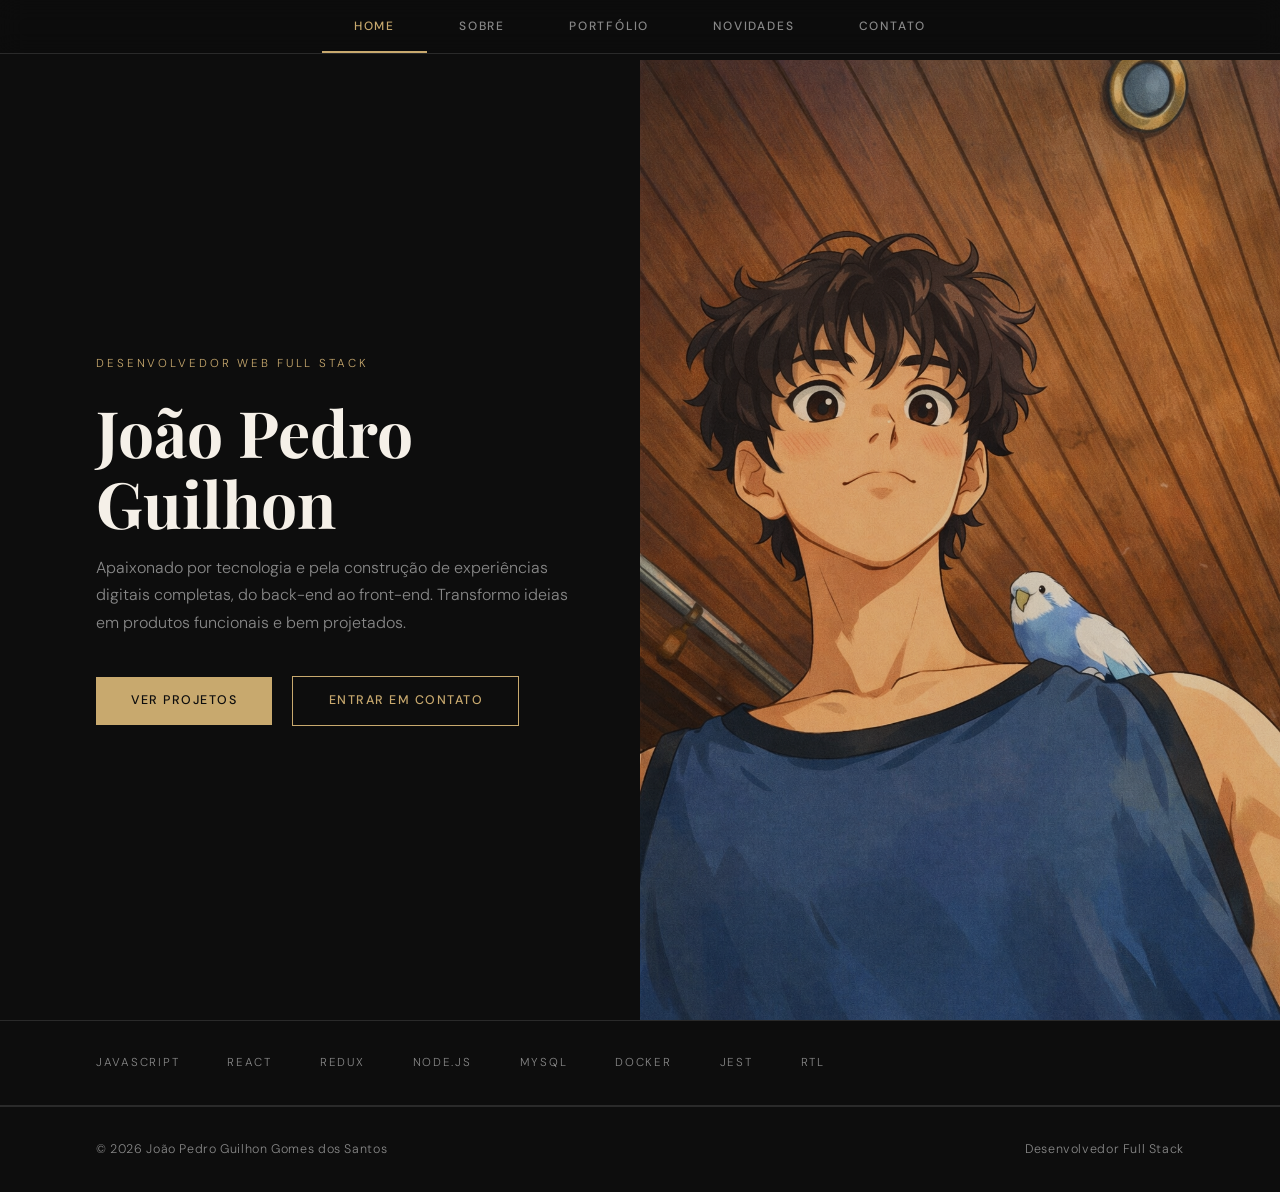
<file: index.html>
<!doctype html>
<html lang="pt-br">
  <head>
    <meta charset="UTF-8" />
    <meta name="viewport" content="width=device-width, initial-scale=1.0" />
    <title>João Pedro — Desenvolvedor Full Stack</title>
    <link rel="stylesheet" href="./css/style.css" />
  </head>
  <body>
    <main>
      <nav class="navbar">
        <a href="index.html" class="active"><button>Home</button></a>
        <a href="sobre.html"><button>Sobre</button></a>
        <a href="portfolio.html"><button>Portfólio</button></a>
        <a href="novidades.html"><button>Novidades</button></a>
        <a href="contato.html"><button>Contato</button></a>
      </nav>

      <section class="me">
        <div class="me-text">
          <p class="eyebrow fade-up delay-1">Desenvolvedor Web Full Stack</p>
          <h1 class="fade-up delay-2">João Pedro<br>Guilhon</h1>
          <p class="fade-up delay-4">
            Apaixonado por tecnologia e pela construção de experiências digitais completas,
            do back-end ao front-end. Transformo ideias em produtos funcionais e bem projetados.
          </p>
          <div class="fade-up delay-4">
            <a href="portfolio.html" class="btn">Ver Projetos</a>
            <a href="contato.html" class="btn btn-outline">Entrar em Contato</a>
          </div>
        </div>

        <div class="me-image">
          <img src="./images/fotojoao.png" alt="João Pedro" onerror="this.style.display='none'; document.getElementById('placeholder').style.display='flex';" />
          <div id="placeholder" class="me-placeholder" style="display:none;">
            <span style="font-size:2rem;">👤</span>
            <span>João Pedro</span>
          </div>
        </div>
      </section>

      <div class="skills-strip">
        <span class="skill-tag">JavaScript</span>
        <span class="skill-tag">React</span>
        <span class="skill-tag">Redux</span>
        <span class="skill-tag">Node.js</span>
        <span class="skill-tag">MySQL</span>
        <span class="skill-tag">Docker</span>
        <span class="skill-tag">Jest</span>
        <span class="skill-tag">RTL</span>
      </div>
    </main>

    <footer>
      <p>© 2026 João Pedro Guilhon Gomes dos Santos</p>
      <p>Desenvolvedor Full Stack</p>
    </footer>
  </body>
</html>
</file>
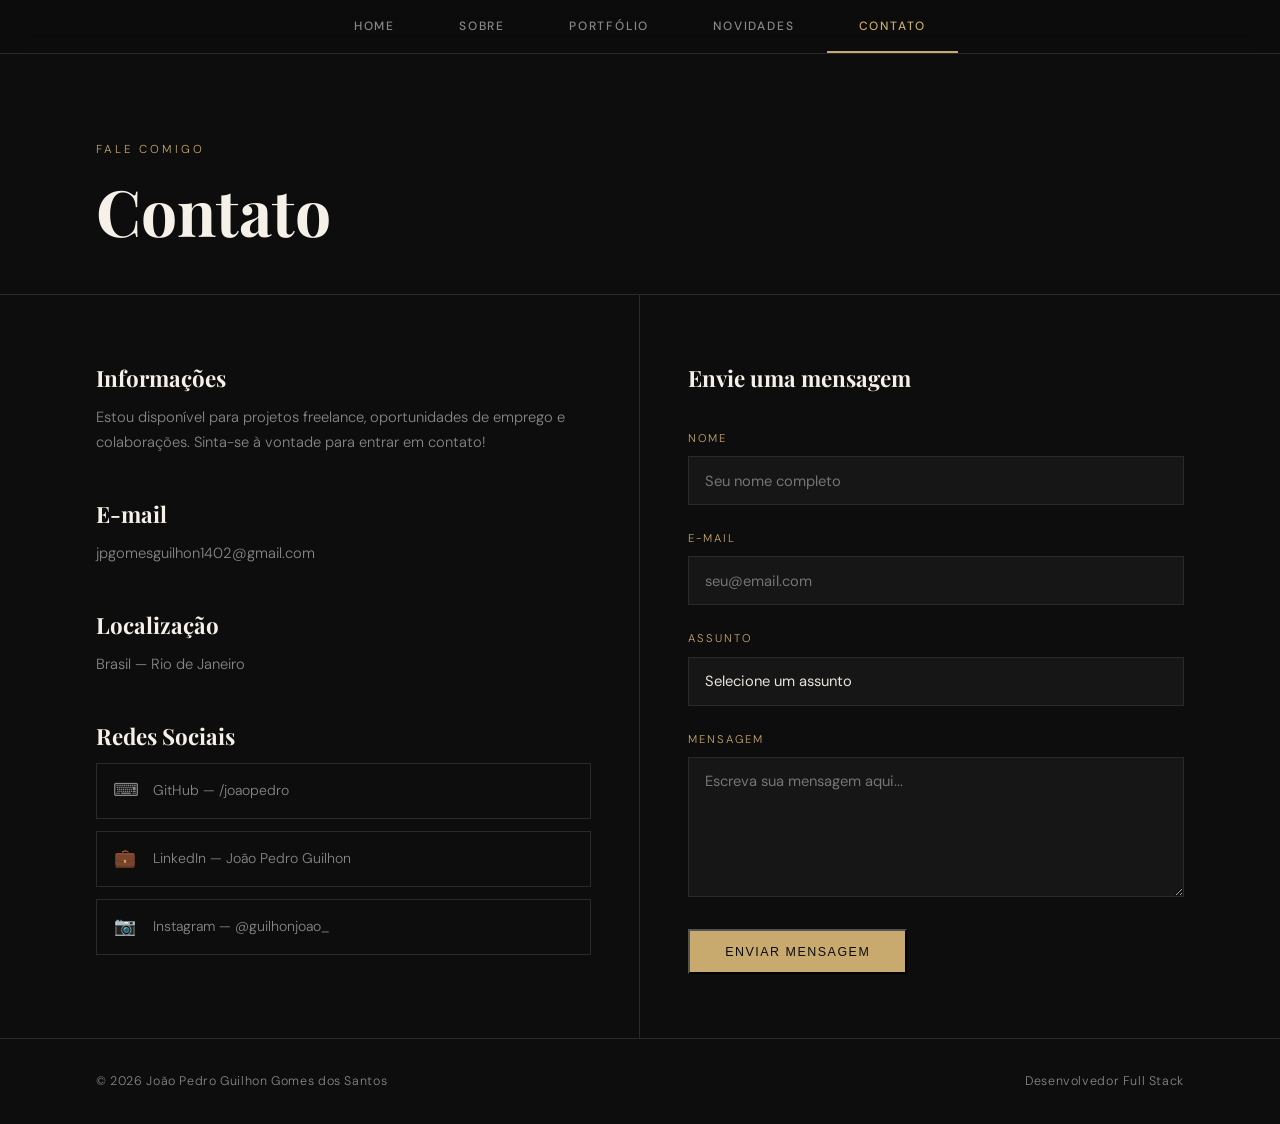
<file: contato.html>
<!doctype html>
<html lang="pt-br">
  <head>
    <meta charset="UTF-8" />
    <meta name="viewport" content="width=device-width, initial-scale=1.0" />
    <title>Contato — João Pedro</title>
    <link rel="stylesheet" href="./css/style.css" />
  </head>
  <body>
    <main>
      <nav class="navbar">
        <a href="index.html"><button>Home</button></a>
        <a href="sobre.html"><button>Sobre</button></a>
        <a href="portfolio.html"><button>Portfólio</button></a>
        <a href="novidades.html"><button>Novidades</button></a>
        <a href="contato.html" class="active"><button>Contato</button></a>
      </nav>

      <div class="page-header fade-up">
        <p class="eyebrow">Fale comigo</p>
        <h1>Contato</h1>
      </div>

      <div class="contato-grid fade-up delay-1">

        <div class="contato-info">
          <h2>Informações</h2>
          <p>Estou disponível para projetos freelance, oportunidades de emprego e colaborações. Sinta-se à vontade para entrar em contato!</p>

          <h2>E-mail</h2>
          <p>jpgomesguilhon1402@gmail.com</p>

          <h2>Localização</h2>
          <p>Brasil — Rio de Janeiro</p>

          <h2>Redes Sociais</h2>
          <div class="social-links">
            <a href="https://github.com/Jao-gomes" target="_blank" class="social-link">
              <span class="icon">⌨</span>
              <span>GitHub — /joaopedro</span>
            </a>
            <a href="https://www.linkedin.com/in/jo%C3%A3o-gomes1401/" target="_blank" class="social-link">
              <span class="icon">💼</span>
              <span>LinkedIn — João Pedro Guilhon</span>
            </a>
            <a href="https://www.instagram.com/guilhonjoao_/" target="_blank" class="social-link">
              <span class="icon">📷</span>
              <span>Instagram — @guilhonjoao_</span>
            </a>
          </div>
        </div>

        <div class="contato-form">
          <h2>Envie uma mensagem</h2>
          <div class="form-group">
            <label for="nome">Nome</label>
            <input type="text" id="nome" name="nome" placeholder="Seu nome completo" />
          </div>
          <div class="form-group">
            <label for="email">E-mail</label>
            <input type="email" id="email" name="email" placeholder="seu@email.com" />
          </div>
          <div class="form-group">
            <label for="assunto">Assunto</label>
            <select id="assunto" name="assunto">
              <option value="" disabled selected>Selecione um assunto</option>
              <option value="freelance">Projeto Freelance</option>
              <option value="emprego">Oportunidade de Emprego</option>
              <option value="parceria">Parceria / Colaboração</option>
              <option value="outro">Outro</option>
            </select>
          </div>
          <div class="form-group">
            <label for="mensagem">Mensagem</label>
            <textarea id="mensagem" name="mensagem" placeholder="Escreva sua mensagem aqui..."></textarea>
          </div>
          <button type="button" class="btn" onclick="enviarFormulario()">Enviar Mensagem</button>
        </div>

      </div>
    </main>

    <footer>
      <p>© 2026 João Pedro Guilhon Gomes dos Santos</p>
      <p>Desenvolvedor Full Stack</p>
    </footer>

    <script src="js/pages/main.js"></script>
  </body>
</html>
</file>
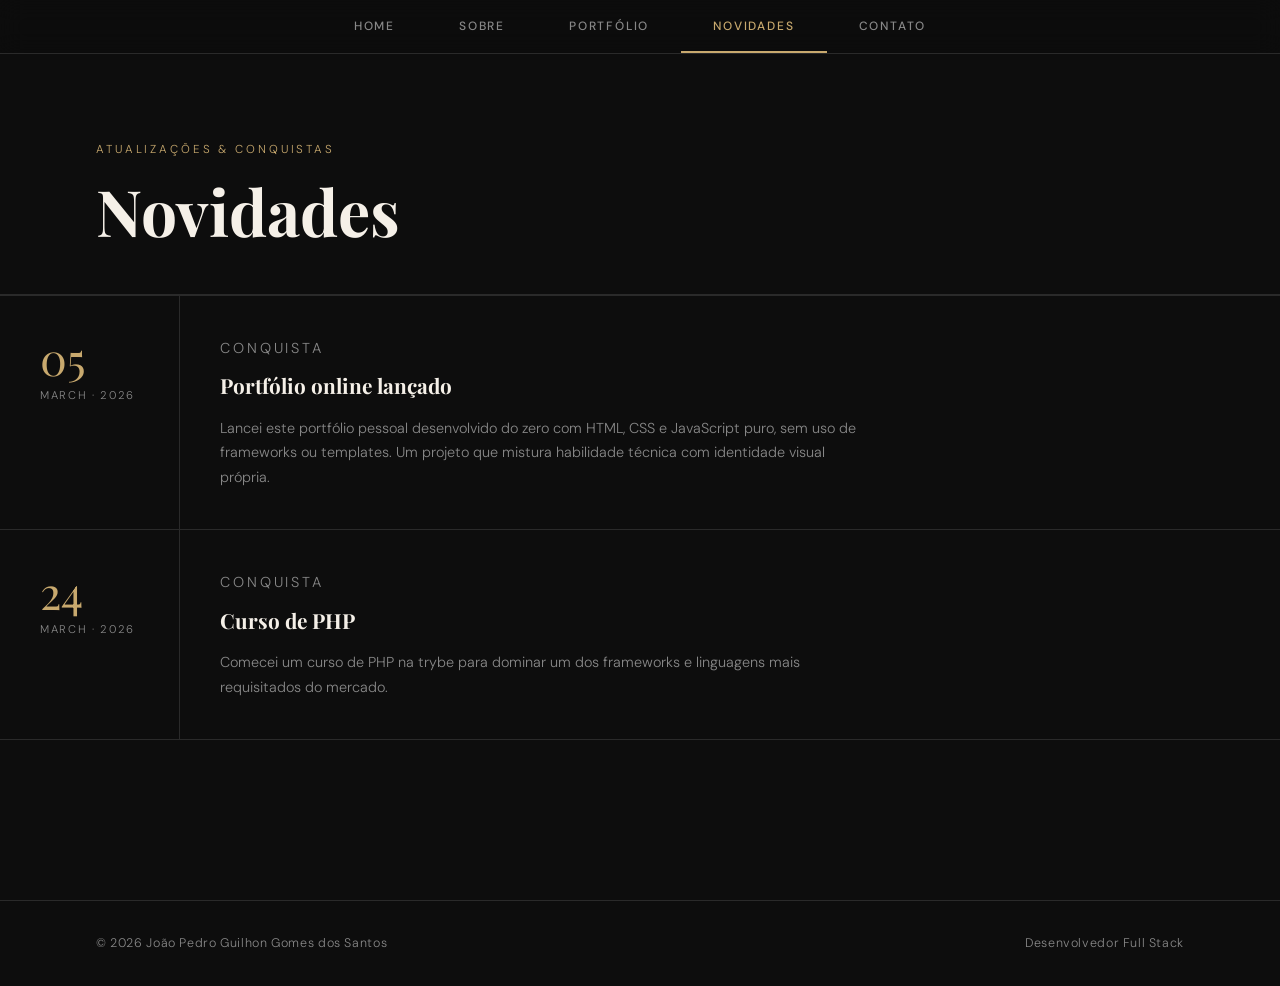
<file: novidades.html>
<!doctype html>
<html lang="pt-br">
  <head>
    <meta charset="UTF-8" />
    <meta name="viewport" content="width=device-width, initial-scale=1.0" />
    <title>Novidades — João Pedro</title>
    <link rel="stylesheet" href="./css/style.css" />
  </head>
  <body>
    <main>
      <nav class="navbar">
        <a href="index.html"><button>Home</button></a>
        <a href="sobre.html"><button>Sobre</button></a>
        <a href="portfolio.html"><button>Portfólio</button></a>
        <a href="novidades.html" class="active"><button>Novidades</button></a>
        <a href="contato.html"><button>Contato</button></a>
      </nav>

      <div class="page-header fade-up">
        <p class="eyebrow">Atualizações & Conquistas</p>
        <h1>Novidades</h1>
      </div>

      <div class="news-list fade-up delay-1">

        <article class="news-item">
          <div class="news-date">
            <span class="day">05</span>
            <span class="month-year">March · 2026</span>
          </div>
          <div class="news-body">
            <p class="news-category">Conquista</p>
            <h3>Portfólio online lançado</h3>
            <p>
              Lancei este portfólio pessoal desenvolvido do zero com HTML, CSS e JavaScript puro,
              sem uso de frameworks ou templates. Um projeto que mistura habilidade técnica com identidade visual própria.
            </p>
          </div>
        </article>

        <article class="news-item">
          <div class="news-date">
            <span class="day">24</span>
            <span class="month-year">March · 2026</span>
          </div>
          <div class="news-body">
            <p class="news-category">Conquista</p>
            <h3>Curso de PHP</h3>
            <p>
              Comecei um curso de PHP na trybe para dominar um dos frameworks e linguagens mais requisitados do mercado.
            </p>
          </div>
        </article>

      </div>
    </main>

    <footer>
      <p>© 2026 João Pedro Guilhon Gomes dos Santos</p>
      <p>Desenvolvedor Full Stack</p>
    </footer>
  </body>
</html>
</file>
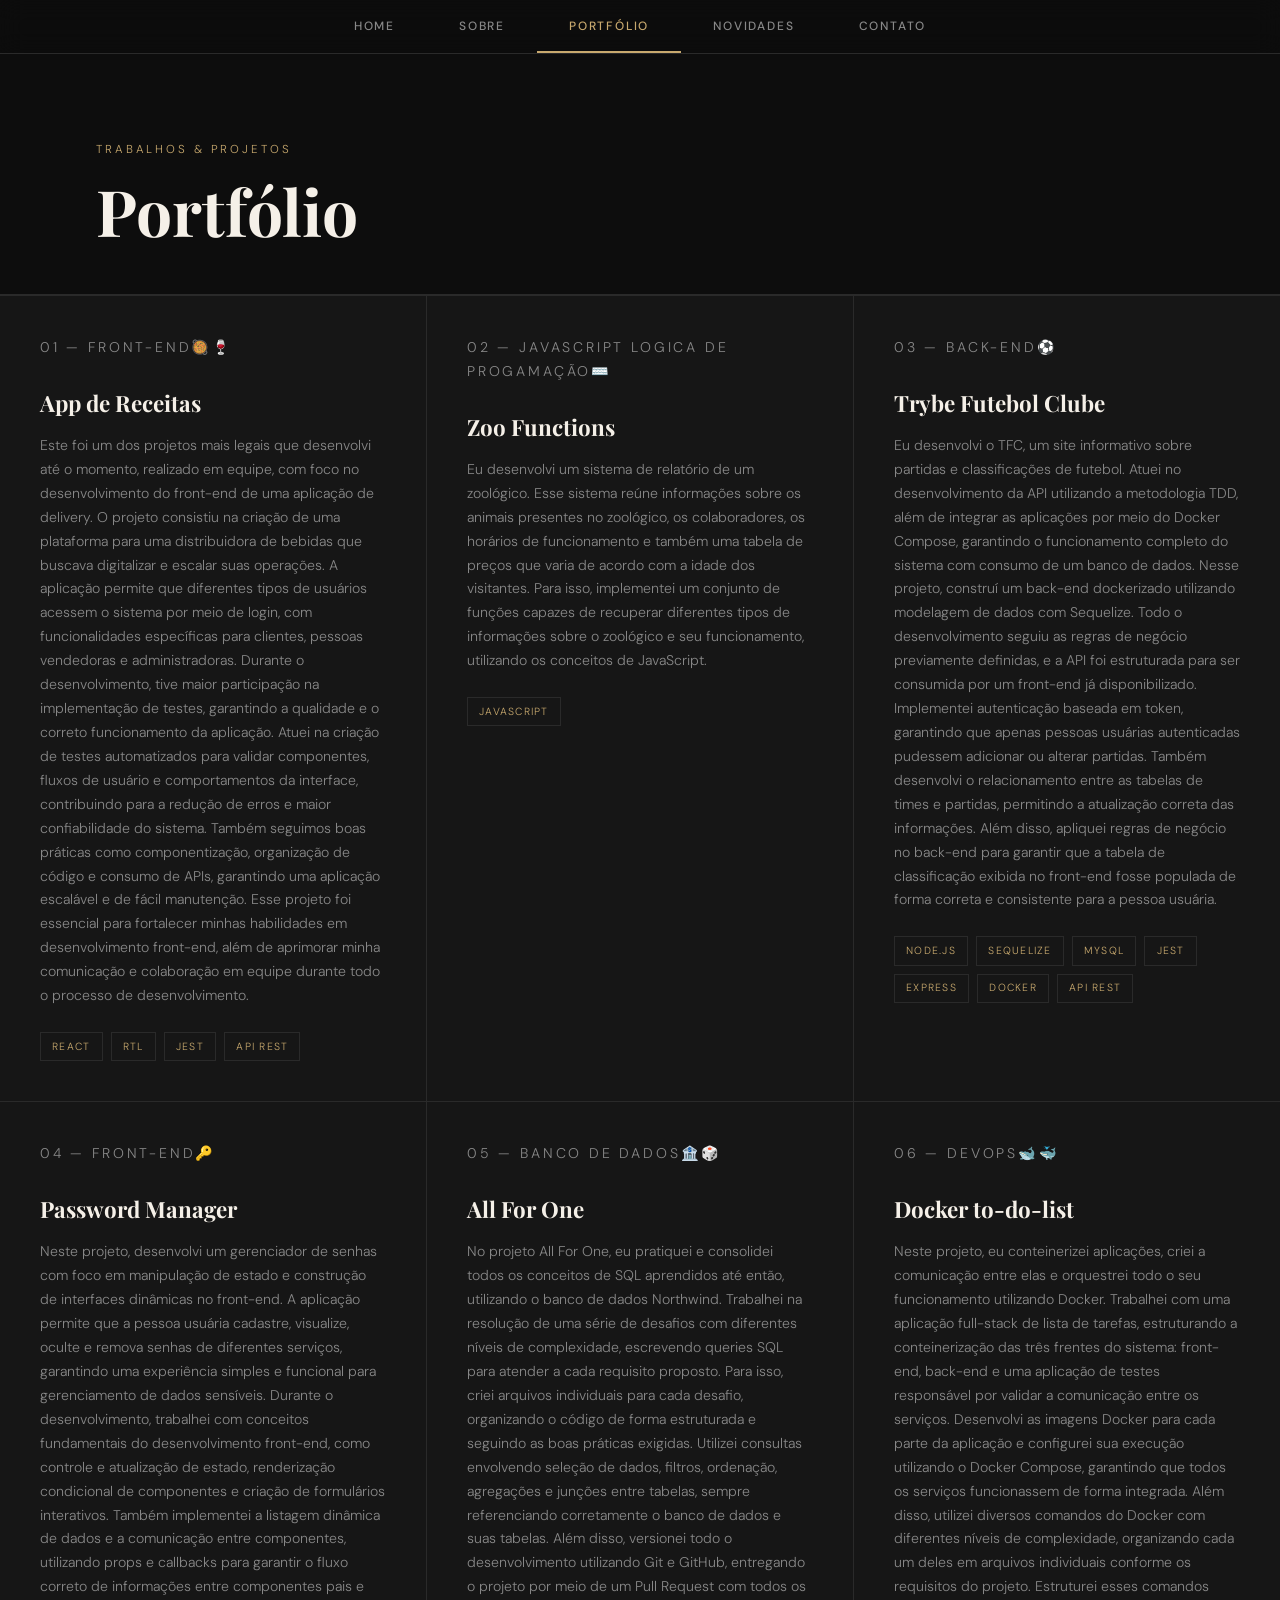
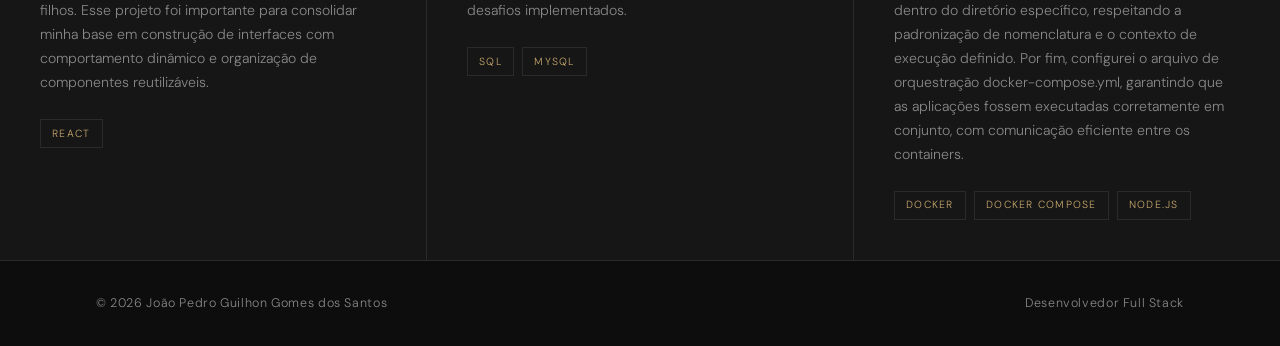
<file: portfolio.html>
<!doctype html>
<html lang="pt-br">

<head>
  <meta charset="UTF-8" />
  <meta name="viewport" content="width=device-width, initial-scale=1.0" />
  <title>Portfólio — João Pedro</title>
  <link rel="stylesheet" href="./css/style.css" />
</head>

<body>
  <main>
    <nav class="navbar">
      <a href="index.html"><button>Home</button></a>
      <a href="sobre.html"><button>Sobre</button></a>
      <a href="portfolio.html" class="active"><button>Portfólio</button></a>
      <a href="novidades.html"><button>Novidades</button></a>
      <a href="contato.html"><button>Contato</button></a>
    </nav>

    <div class="page-header fade-up">
      <p class="eyebrow">Trabalhos & Projetos</p>
      <h1>Portfólio</h1>
    </div>

    <div class="portfolio-grid fade-up delay-1">

      <div class="project-card">
        <p class="project-num">01 — Front-end🥘🍷</p>
        <h3>App de Receitas</h3>
        <p>
          Este foi um dos projetos mais legais que desenvolvi até o momento, realizado em equipe, com foco no
          desenvolvimento do front-end de uma aplicação de delivery.

          O projeto consistiu na criação de uma plataforma para uma distribuidora de bebidas que buscava digitalizar e
          escalar suas operações. A aplicação permite que diferentes tipos de usuários acessem o sistema por meio de
          login, com funcionalidades específicas para clientes, pessoas vendedoras e administradoras.

          Durante o desenvolvimento, tive maior participação na implementação de testes, garantindo a qualidade e o
          correto funcionamento da aplicação. Atuei na criação de testes automatizados para validar componentes, fluxos
          de usuário e comportamentos da interface, contribuindo para a redução de erros e maior confiabilidade do
          sistema.

          Também seguimos boas práticas como componentização, organização de código e consumo de APIs, garantindo uma
          aplicação escalável e de fácil manutenção.

          Esse projeto foi essencial para fortalecer minhas habilidades em desenvolvimento front-end, além de aprimorar
          minha comunicação e colaboração em equipe durante todo o processo de desenvolvimento.
        </p>
        <div class="tags">
          <span class="tag">React</span>
          <span class="tag">RTL</span>
          <span class="tag">Jest</span>
          <span class="tag">API REST</span>
        </div>
      </div>

      <div class="project-card">
        <p class="project-num">02 — JavaScript Logica de progamação⌨️</p>
        <h3>Zoo Functions</h3>
        <p>
          Eu desenvolvi um sistema de relatório de um zoológico.
          Esse sistema reúne informações sobre os animais presentes no zoológico, os colaboradores, os horários de
          funcionamento e também uma tabela de preços que varia de acordo com a idade dos visitantes.
          Para isso, implementei um conjunto de funções capazes de recuperar diferentes tipos de informações sobre o
          zoológico e seu funcionamento,
          utilizando os conceitos de JavaScript.
        </p>
        <div class="tags">
          <span class="tag">JavaScript</span>
        </div>
      </div>

      <div class="project-card">
        <p class="project-num">03 — Back-end⚽️</p>
        <h3>Trybe Futebol Clube</h3>
        <p>
          Eu desenvolvi o TFC, um site informativo sobre partidas e classificações de futebol.

          Atuei no desenvolvimento da API utilizando a metodologia TDD,
          além de integrar as aplicações por meio do Docker Compose,
          garantindo o funcionamento completo do sistema com consumo de um banco de dados.
          Nesse projeto, construí um back-end dockerizado utilizando modelagem de dados com Sequelize.
          Todo o desenvolvimento seguiu as regras de negócio previamente definidas, e a API foi estruturada para ser
          consumida por um front-end já disponibilizado.
          Implementei autenticação baseada em token, garantindo que apenas pessoas usuárias autenticadas pudessem
          adicionar ou alterar partidas.
          Também desenvolvi o relacionamento entre as tabelas de times e partidas, permitindo a atualização correta das
          informações.
          Além disso, apliquei regras de negócio no back-end para garantir que a tabela de classificação exibida no
          front-end fosse populada de forma correta e consistente para a pessoa usuária.
        </p>
        <div class="tags">
          <span class="tag">Node.js</span>
          <span class="tag">Sequelize</span>
          <span class="tag">MySQL</span>
          <span class="tag">Jest</span>
          <span class="tag">Express</span>
          <span class="tag">Docker</span>
          <span class="tag">API REST</span>
        </div>
      </div>

      <div class="project-card">
        <p class="project-num">04 — Front-end🔑</p>
        <h3>Password Manager</h3>
        <p>
          Neste projeto, desenvolvi um gerenciador de senhas com foco em manipulação de estado e construção de
          interfaces dinâmicas no front-end.

          A aplicação permite que a pessoa usuária cadastre, visualize, oculte e remova senhas de diferentes serviços,
          garantindo uma experiência simples e funcional para gerenciamento de dados sensíveis.

          Durante o desenvolvimento, trabalhei com conceitos fundamentais do desenvolvimento front-end, como controle e
          atualização de estado, renderização condicional de componentes e criação de formulários interativos.

          Também implementei a listagem dinâmica de dados e a comunicação entre componentes, utilizando props e
          callbacks para garantir o fluxo correto de informações entre componentes pais e filhos.

          Esse projeto foi importante para consolidar minha base em construção de interfaces com comportamento dinâmico
          e organização de componentes reutilizáveis.
        </p>
        <div class="tags">
          <span class="tag">React</span>
        </div>
      </div>

      <div class="project-card">
        <p class="project-num">05 — Banco de dados🏦🎲</p>
        <h3>All For One</h3>
        <p>
          No projeto All For One, eu pratiquei e consolidei todos os conceitos de SQL aprendidos até então, utilizando o
          banco de dados Northwind.

          Trabalhei na resolução de uma série de desafios com diferentes níveis de complexidade, escrevendo queries SQL
          para atender a cada requisito proposto. Para isso, criei arquivos individuais para cada desafio, organizando o
          código de forma estruturada e seguindo as boas práticas exigidas.

          Utilizei consultas envolvendo seleção de dados, filtros, ordenação, agregações e junções entre tabelas, sempre
          referenciando corretamente o banco de dados e suas tabelas.

          Além disso, versionei todo o desenvolvimento utilizando Git e GitHub, entregando o projeto por meio de um Pull
          Request com todos os desafios implementados.
        </p>
        <div class="tags">
          <span class="tag">SQL</span>
          <span class="tag">MySQL</span>
        </div>
      </div>

      <div class="project-card">
        <p class="project-num">06 — DevOps🐋🐳</p>
        <h3>Docker to-do-list</h3>
        <p>
          Neste projeto, eu conteinerizei aplicações, criei a comunicação entre elas e orquestrei todo o seu
          funcionamento utilizando Docker.

          Trabalhei com uma aplicação full-stack de lista de tarefas, estruturando a conteinerização das três frentes do
          sistema: front-end, back-end e uma aplicação de testes responsável por validar a comunicação entre os
          serviços.

          Desenvolvi as imagens Docker para cada parte da aplicação e configurei sua execução utilizando o Docker
          Compose, garantindo que todos os serviços funcionassem de forma integrada.

          Além disso, utilizei diversos comandos do Docker com diferentes níveis de complexidade, organizando cada um
          deles em arquivos individuais conforme os requisitos do projeto. Estruturei esses comandos dentro do diretório
          específico, respeitando a padronização de nomenclatura e o contexto de execução definido.

          Por fim, configurei o arquivo de orquestração docker-compose.yml, garantindo que as aplicações fossem
          executadas corretamente em conjunto, com comunicação eficiente entre os containers.
        </p>
        <div class="tags">
          <span class="tag">Docker</span>
          <span class="tag">Docker Compose</span>
          <span class="tag">Node.js</span>
        </div>
      </div>

    </div>
  </main>

  <footer>
    <p>© 2026 João Pedro Guilhon Gomes dos Santos</p>
    <p>Desenvolvedor Full Stack</p>
  </footer>
</body>

</html>
</file>
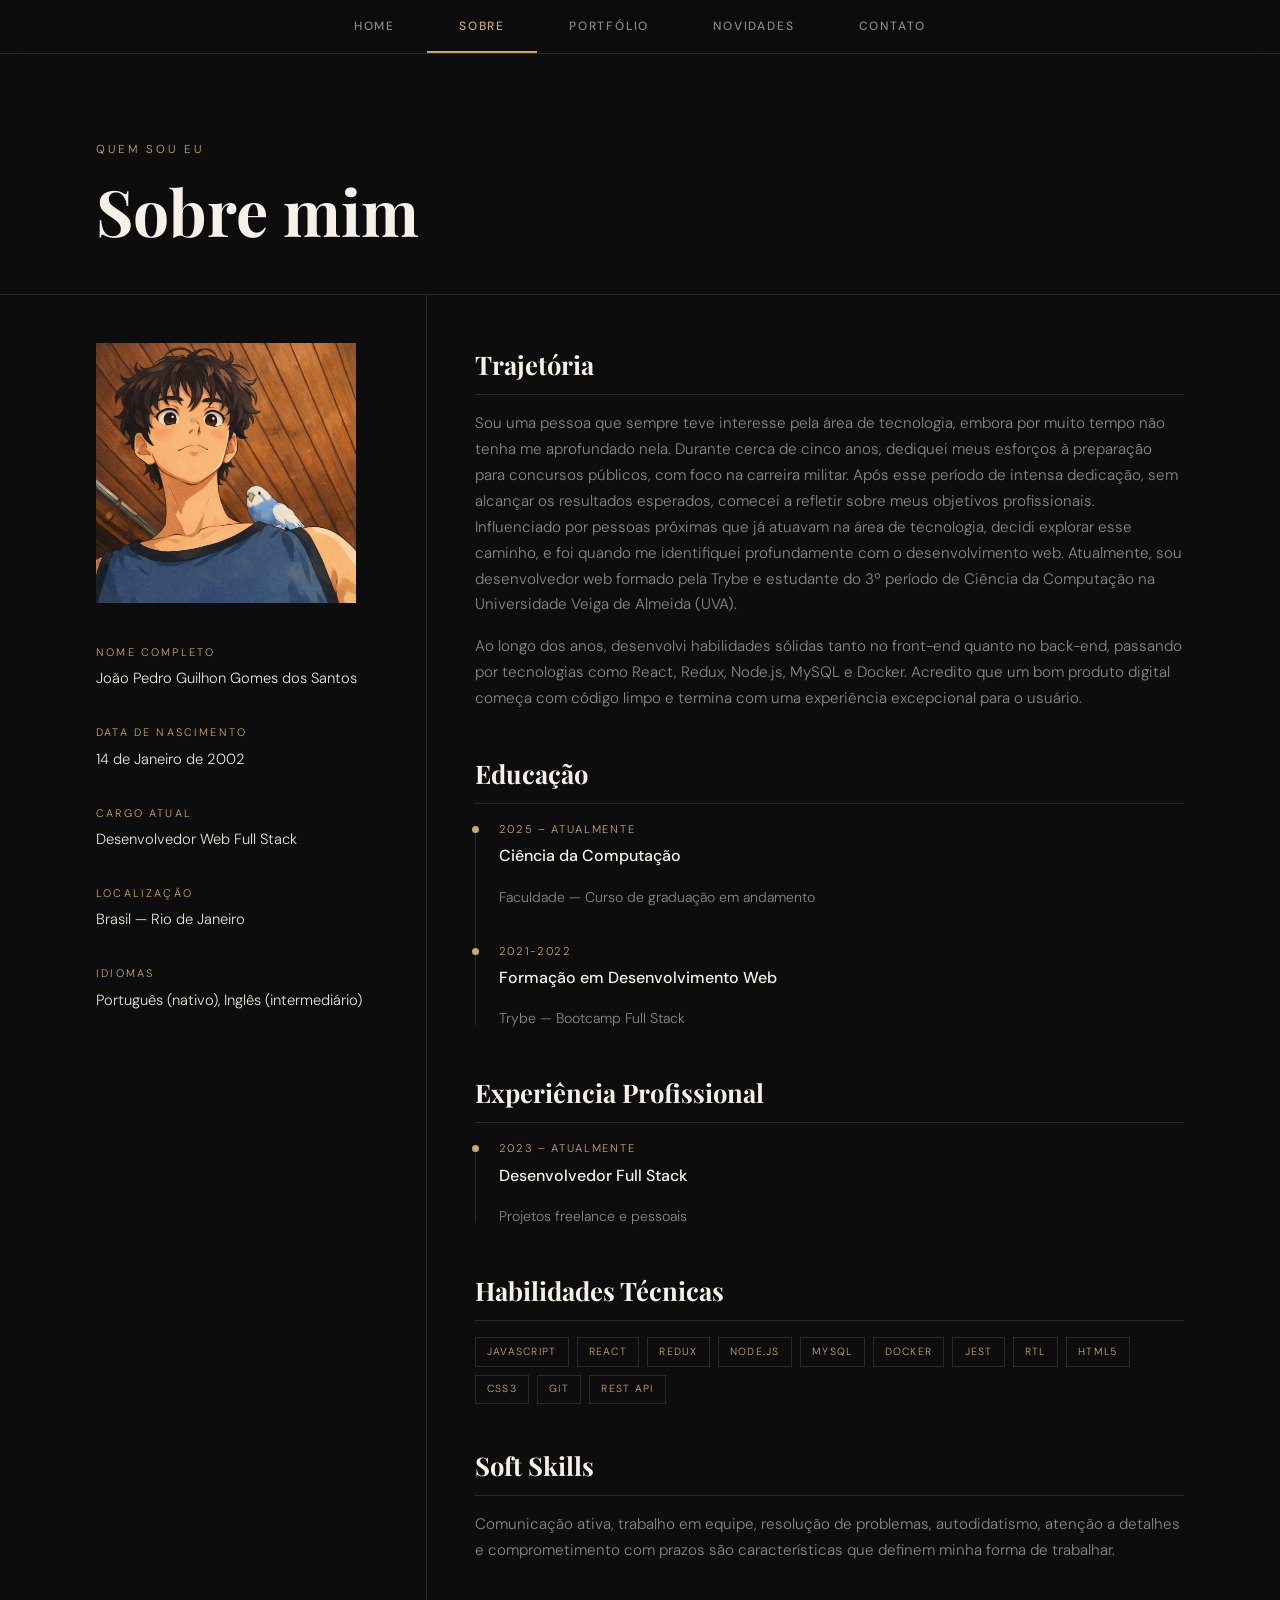
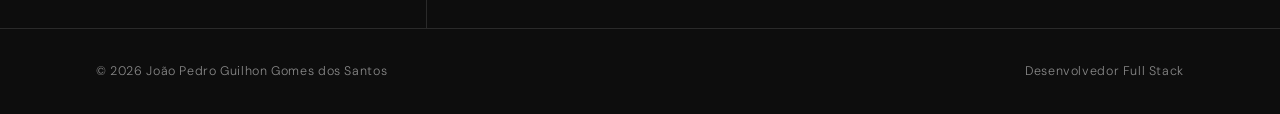
<file: sobre.html>
<!doctype html>
<html lang="pt-br">
  <head>
    <meta charset="UTF-8" />
    <meta name="viewport" content="width=device-width, initial-scale=1.0" />
    <title>Sobre — João Pedro</title>
    <link rel="stylesheet" href="./css/style.css" />
  </head>
  <body>
    <main>
      <nav class="navbar">
        <a href="index.html"><button>Home</button></a>
        <a href="sobre.html" class="active"><button>Sobre</button></a>
        <a href="portfolio.html"><button>Portfólio</button></a>
        <a href="novidades.html"><button>Novidades</button></a>
        <a href="contato.html"><button>Contato</button></a>
      </nav>

      <div class="page-header fade-up">
        <p class="eyebrow">Quem sou eu</p>
        <h1>Sobre mim</h1>
      </div>

      <div class="sobre-grid">
        <aside class="sobre-sidebar fade-up delay-1">
          <img src="./images/fotojoao.png" alt="João Pedro" onerror="this.style.display='none'" />

          <div class="info-block">
            <label>Nome completo</label>
            <p>João Pedro Guilhon Gomes dos Santos</p>
          </div>
          <div class="info-block">
            <label>Data de nascimento</label>
            <p>14 de Janeiro de 2002</p>
          </div>
          <div class="info-block">
            <label>Cargo atual</label>
            <p>Desenvolvedor Web Full Stack</p>
          </div>
          <div class="info-block">
            <label>Localização</label>
            <p>Brasil — Rio de Janeiro</p>
          </div>
          <div class="info-block">
            <label>Idiomas</label>
            <p>Português (nativo), Inglês (intermediário)</p>
          </div>
        </aside>

        <div class="sobre-content fade-up delay-2">
          <h2>Trajetória</h2>
          <p>
            Sou uma pessoa que sempre teve interesse pela área de tecnologia, embora por muito tempo não tenha me aprofundado nela.
            Durante cerca de cinco anos, dediquei meus esforços à preparação para concursos públicos,
            com foco na carreira militar. Após esse período de intensa dedicação, sem alcançar os resultados esperados,
            comecei a refletir sobre meus objetivos profissionais.
            Influenciado por pessoas próximas que já atuavam na área de tecnologia, decidi explorar esse caminho,
            e foi quando me identifiquei profundamente com o desenvolvimento web.
            Atualmente, sou desenvolvedor web formado pela Trybe e estudante do 3º período de Ciência da Computação na Universidade Veiga de Almeida (UVA).
          </p>
          <p>
            Ao longo dos anos, desenvolvi habilidades sólidas tanto no front-end quanto no back-end,
            passando por tecnologias como React, Redux, Node.js, MySQL e Docker. Acredito que um bom
            produto digital começa com código limpo e termina com uma experiência excepcional para o usuário.
          </p>

          <h2>Educação</h2>
          <ul class="timeline">
            <li>
              <p class="period">2025 – Atualmente</p>
              <p class="role">Ciência da Computação</p>
              <p class="place">Faculdade — Curso de graduação em andamento</p>
            </li>
            <li>
              <p class="period">2021-2022</p>
              <p class="role">Formação em Desenvolvimento Web</p>
              <p class="place">Trybe — Bootcamp Full Stack</p>
            </li>
          </ul>

          <h2>Experiência Profissional</h2>
          <ul class="timeline">
            <li>
              <p class="period">2023 – Atualmente</p>
              <p class="role">Desenvolvedor Full Stack</p>
              <p class="place">Projetos freelance e pessoais</p>
            </li>
          </ul>

          <h2>Habilidades Técnicas</h2>
          <div class="tags" style="margin-bottom: 1rem;">
            <span class="tag">JavaScript</span>
            <span class="tag">React</span>
            <span class="tag">Redux</span>
            <span class="tag">Node.js</span>
            <span class="tag">MySQL</span>
            <span class="tag">Docker</span>
            <span class="tag">Jest</span>
            <span class="tag">RTL</span>
            <span class="tag">HTML5</span>
            <span class="tag">CSS3</span>
            <span class="tag">Git</span>
            <span class="tag">REST API</span>
          </div>

          <h2>Soft Skills</h2>
          <p>
            Comunicação ativa, trabalho em equipe, resolução de problemas, autodidatismo,
            atenção a detalhes e comprometimento com prazos são características que definem minha forma de trabalhar.
          </p>
        </div>
      </div>
    </main>

    <footer>
      <p>© 2026 João Pedro Guilhon Gomes dos Santos</p>
      <p>Desenvolvedor Full Stack</p>
    </footer>
  </body>
</html>
</file>
<file: css/style.css>
@import url('https://fonts.googleapis.com/css2?family=Playfair+Display:ital,wght@0,400;0,700;1,400&family=DM+Sans:wght@300;400;500&display=swap');

*, *::before, *::after {
  box-sizing: border-box;
  margin: 0;
  padding: 0;
}

:root {
  --bg: #0d0d0d;
  --surface: #161616;
  --surface2: #1e1e1e;
  --border: #2a2a2a;
  --accent: #c8a96e;
  --accent2: #e8c98e;
  --text: #e8e4dc;
  --text-muted: #888;
  --white: #f5f0e8;
}

html { scroll-behavior: smooth; }

body {
  background-color: var(--bg);
  color: var(--text);
  font-family: 'DM Sans', sans-serif;
  font-weight: 300;
  line-height: 1.7;
  min-height: 100vh;
}

/* ===== NAVBAR ===== */
.navbar {
  position: fixed;
  top: 0;
  left: 0;
  right: 0;
  z-index: 100;
  display: flex;
  justify-content: center;
  gap: 0;
  padding: 0;
  background: rgba(13, 13, 13, 0.92);
  backdrop-filter: blur(12px);
  border-bottom: 1px solid var(--border);
}

.navbar a {
  text-decoration: none;
}

.navbar button {
  background: none;
  border: none;
  color: var(--text-muted);
  font-family: 'DM Sans', sans-serif;
  font-size: 0.75rem;
  font-weight: 500;
  letter-spacing: 0.15em;
  text-transform: uppercase;
  padding: 1.1rem 2rem;
  cursor: pointer;
  transition: color 0.3s, background 0.3s;
  border-bottom: 2px solid transparent;
}

.navbar button:hover,
.navbar a.active button {
  color: var(--accent);
  border-bottom-color: var(--accent);
}

/* ===== MAIN ===== */
main {
  padding-top: 60px;
  min-height: 100vh;
}

/* ===== HOME – INDEX ===== */
.me {
  display: grid;
  grid-template-columns: 1fr 1fr;
  min-height: calc(100vh - 60px);
  align-items: center;
}

.me-text {
  padding: 5rem 4rem 5rem 6rem;
}

.me-text .eyebrow {
  font-size: 0.72rem;
  letter-spacing: 0.25em;
  text-transform: uppercase;
  color: var(--accent);
  margin-bottom: 1.5rem;
}

.me-text h1 {
  font-family: 'Playfair Display', serif;
  font-size: clamp(2.8rem, 5vw, 4.5rem);
  font-weight: 700;
  line-height: 1.1;
  color: var(--white);
  margin-bottom: 1rem;
}

.me-text h2 {
  font-family: 'Playfair Display', serif;
  font-style: italic;
  font-size: clamp(1.2rem, 2.5vw, 1.8rem);
  font-weight: 400;
  color: var(--accent);
  margin-bottom: 2rem;
}

.me-text p {
  font-size: 1rem;
  color: var(--text-muted);
  max-width: 480px;
  margin-bottom: 2.5rem;
}

.btn {
  display: inline-block;
  padding: 0.85rem 2.2rem;
  background: var(--accent);
  color: var(--bg);
  text-decoration: none;
  font-size: 0.78rem;
  font-weight: 500;
  letter-spacing: 0.12em;
  text-transform: uppercase;
  transition: background 0.3s, transform 0.2s;
}

.btn:hover {
  background: var(--accent2);
  transform: translateY(-2px);
}

.btn-outline {
  background: transparent;
  color: var(--accent);
  border: 1px solid var(--accent);
  margin-left: 1rem;
}

.btn-outline:hover {
  background: var(--accent);
  color: var(--bg);
}

.me-image {
  position: relative;
  height: 100%;
  min-height: calc(100vh - 60px);
  overflow: hidden;
  background: var(--surface);
  display: flex;
  align-items: center;
  justify-content: center;
}

.me-image::before {
  content: '';
  position: absolute;
  inset: 0;
  background: linear-gradient(135deg, rgba(200,169,110,0.08) 0%, transparent 60%);
}

.me-image img {
  width: 100%;
  height: 100%;
  object-fit: cover;
  opacity: 0.85;
}

.me-placeholder {
  width: 220px;
  height: 220px;
  border-radius: 50%;
  background: var(--surface2);
  border: 2px solid var(--border);
  display: flex;
  align-items: center;
  justify-content: center;
  flex-direction: column;
  gap: 0.5rem;
  color: var(--text-muted);
  font-size: 0.8rem;
}

.skills-strip {
  border-top: 1px solid var(--border);
  border-bottom: 1px solid var(--border);
  padding: 2rem 6rem;
  display: flex;
  gap: 3rem;
  flex-wrap: wrap;
  align-items: center;
}

.skill-tag {
  font-size: 0.72rem;
  letter-spacing: 0.15em;
  text-transform: uppercase;
  color: var(--text-muted);
  transition: color 0.3s;
}

.skill-tag:hover { color: var(--accent); }

/* ===== SOBRE ===== */
.page-header {
  padding: 5rem 6rem 3rem;
  border-bottom: 1px solid var(--border);
}

.page-header .eyebrow {
  font-size: 0.72rem;
  letter-spacing: 0.25em;
  text-transform: uppercase;
  color: var(--accent);
  margin-bottom: 1rem;
}

.page-header h1 {
  font-family: 'Playfair Display', serif;
  font-size: clamp(2.5rem, 5vw, 4rem);
  font-weight: 700;
  color: var(--white);
  line-height: 1.1;
}

.sobre-grid {
  display: grid;
  grid-template-columns: 1fr 2fr;
  gap: 0;
}

.sobre-sidebar {
  padding: 3rem 3rem 3rem 6rem;
  border-right: 1px solid var(--border);
}

.sobre-sidebar img {
  width: 100%;
  max-width: 260px;
  aspect-ratio: 1;
  object-fit: cover;
  margin-bottom: 2rem;
}

.info-block {
  margin-bottom: 2rem;
}

.info-block label {
  font-size: 0.68rem;
  letter-spacing: 0.2em;
  text-transform: uppercase;
  color: var(--accent);
  display: block;
  margin-bottom: 0.3rem;
}

.info-block p {
  font-size: 0.92rem;
  color: var(--text);
}

.sobre-content {
  padding: 3rem 6rem 3rem 3rem;
}

.sobre-content h2 {
  font-family: 'Playfair Display', serif;
  font-size: 1.6rem;
  color: var(--white);
  margin-bottom: 1rem;
  margin-top: 2.5rem;
  padding-bottom: 0.5rem;
  border-bottom: 1px solid var(--border);
}

.sobre-content h2:first-child { margin-top: 0; }

.sobre-content p {
  font-size: 0.95rem;
  color: var(--text-muted);
  margin-bottom: 1rem;
}

/* Currículo */
.timeline {
  list-style: none;
  position: relative;
  padding-left: 1.5rem;
}

.timeline::before {
  content: '';
  position: absolute;
  left: 0;
  top: 6px;
  bottom: 6px;
  width: 1px;
  background: var(--border);
}

.timeline li {
  position: relative;
  margin-bottom: 2rem;
}

.timeline li::before {
  content: '';
  position: absolute;
  left: -1.5rem;
  top: 6px;
  width: 7px;
  height: 7px;
  background: var(--accent);
  border-radius: 50%;
  transform: translateX(-3px);
}

.timeline .period {
  font-size: 0.7rem;
  letter-spacing: 0.15em;
  text-transform: uppercase;
  color: var(--accent);
  margin-bottom: 0.2rem;
}

.timeline .role {
  font-size: 1rem;
  color: var(--white);
  font-weight: 500;
}

.timeline .place {
  font-size: 0.88rem;
  color: var(--text-muted);
}

/* ===== PORTFOLIO ===== */
.portfolio-grid {
  display: grid;
  grid-template-columns: repeat(auto-fill, minmax(340px, 1fr));
  gap: 1px;
  background: var(--border);
  border-top: 1px solid var(--border);
}

.project-card {
  background: var(--surface);
  padding: 2.5rem;
  transition: background 0.3s;
  cursor: pointer;
}

.project-card:hover {
  background: var(--surface2);
}

.project-num {
  font-size: 0.65rem;
  letter-spacing: 0.2em;
  text-transform: uppercase;
  color: var(--accent);
  margin-bottom: 1rem;
}

.project-card h3 {
  font-family: 'Playfair Display', serif;
  font-size: 1.4rem;
  color: var(--white);
  margin-bottom: 0.75rem;
}

.project-card p {
  font-size: 0.88rem;
  color: var(--text-muted);
  margin-bottom: 1.5rem;
}

.tags {
  display: flex;
  flex-wrap: wrap;
  gap: 0.5rem;
}

.tag {
  font-size: 0.65rem;
  letter-spacing: 0.12em;
  text-transform: uppercase;
  color: var(--accent);
  border: 1px solid var(--border);
  padding: 0.3rem 0.7rem;
}

/* ===== NOVIDADES ===== */
.news-list {
  border-top: 1px solid var(--border);
}

.news-item {
  display: grid;
  grid-template-columns: 180px 1fr;
  border-bottom: 1px solid var(--border);
  transition: background 0.2s;
}

.news-item:hover { background: var(--surface); }

.news-date {
  padding: 2.5rem;
  border-right: 1px solid var(--border);
  display: flex;
  flex-direction: column;
  justify-content: flex-start;
}

.news-date .day {
  font-family: 'Playfair Display', serif;
  font-size: 2.8rem;
  color: var(--accent);
  line-height: 1;
}

.news-date .month-year {
  font-size: 0.7rem;
  letter-spacing: 0.15em;
  text-transform: uppercase;
  color: var(--text-muted);
  margin-top: 0.3rem;
}

.news-body {
  padding: 2.5rem;
}

.news-category {
  font-size: 0.65rem;
  letter-spacing: 0.2em;
  text-transform: uppercase;
  color: var(--accent);
  margin-bottom: 0.5rem;
}

.news-body h3 {
  font-family: 'Playfair Display', serif;
  font-size: 1.3rem;
  color: var(--white);
  margin-bottom: 0.75rem;
}

.news-body p {
  font-size: 0.9rem;
  color: var(--text-muted);
  max-width: 640px;
}

/* ===== CONTATO ===== */
.contato-grid {
  display: grid;
  grid-template-columns: 1fr 1fr;
  min-height: calc(100vh - 200px);
}

.contato-info {
  padding: 4rem 3rem 4rem 6rem;
  border-right: 1px solid var(--border);
}

.contato-info h2 {
  font-family: 'Playfair Display', serif;
  font-size: 1.4rem;
  color: var(--white);
  margin-bottom: 0.5rem;
  margin-top: 2.5rem;
}

.contato-info h2:first-child { margin-top: 0; }

.contato-info p {
  font-size: 0.92rem;
  color: var(--text-muted);
  margin-bottom: 0.5rem;
}

.social-links {
  display: flex;
  flex-direction: column;
  gap: 0.75rem;
  margin-top: 0.5rem;
}

.social-link {
  display: flex;
  align-items: center;
  gap: 1rem;
  text-decoration: none;
  color: var(--text-muted);
  font-size: 0.88rem;
  padding: 0.75rem 1rem;
  border: 1px solid var(--border);
  transition: all 0.3s;
}

.social-link:hover {
  color: var(--accent);
  border-color: var(--accent);
  background: rgba(200,169,110,0.05);
}

.social-link .icon {
  font-size: 1.1rem;
  width: 24px;
  text-align: center;
}

/* Formulário */
.contato-form {
  padding: 4rem 6rem 4rem 3rem;
}

.contato-form h2 {
  font-family: 'Playfair Display', serif;
  font-size: 1.4rem;
  color: var(--white);
  margin-bottom: 2rem;
}

.form-group {
  margin-bottom: 1.5rem;
}

.form-group label {
  display: block;
  font-size: 0.7rem;
  letter-spacing: 0.18em;
  text-transform: uppercase;
  color: var(--accent);
  margin-bottom: 0.5rem;
}

.form-group input,
.form-group textarea,
.form-group select {
  width: 100%;
  background: var(--surface);
  border: 1px solid var(--border);
  color: var(--text);
  padding: 0.85rem 1rem;
  font-family: 'DM Sans', sans-serif;
  font-size: 0.92rem;
  outline: none;
  transition: border-color 0.3s;
  appearance: none;
}

.form-group input:focus,
.form-group textarea:focus,
.form-group select:focus {
  border-color: var(--accent);
}

.form-group textarea {
  resize: vertical;
  min-height: 140px;
}

/* ===== FOOTER ===== */
footer {
  border-top: 1px solid var(--border);
  padding: 2rem 6rem;
  display: flex;
  justify-content: space-between;
  align-items: center;
}

footer p {
  font-size: 0.78rem;
  color: var(--text-muted);
  letter-spacing: 0.05em;
}

/* ===== Animações ===== */
@keyframes fadeUp {
  from { opacity: 0; transform: translateY(24px); }
  to   { opacity: 1; transform: translateY(0); }
}

.fade-up {
  animation: fadeUp 0.7s ease forwards;
}

.delay-1 { animation-delay: 0.1s; opacity: 0; }
.delay-2 { animation-delay: 0.25s; opacity: 0; }
.delay-3 { animation-delay: 0.4s; opacity: 0; }
.delay-4 { animation-delay: 0.55s; opacity: 0; }

/* ===== Responsividade ===== */
@media (max-width: 900px) {
  .me { grid-template-columns: 1fr; }
  .me-image { min-height: 300px; }
  .me-text { padding: 3rem 2rem; }
  .skills-strip { padding: 2rem; }
  .page-header { padding: 3rem 2rem 2rem; }
  .sobre-grid { grid-template-columns: 1fr; }
  .sobre-sidebar { padding: 2rem; border-right: none; border-bottom: 1px solid var(--border); }
  .sobre-content { padding: 2rem; }
  .contato-grid { grid-template-columns: 1fr; }
  .contato-info { padding: 3rem 2rem; border-right: none; border-bottom: 1px solid var(--border); }
  .contato-form { padding: 3rem 2rem; }
  .news-item { grid-template-columns: 1fr; }
  .news-date { padding: 1.5rem 2rem 0; border-right: none; flex-direction: row; align-items: baseline; gap: 0.5rem; }
  .news-body { padding: 1rem 2rem 2rem; }
  footer { padding: 2rem; flex-direction: column; gap: 0.5rem; text-align: center; }
  .navbar button { padding: 1rem; font-size: 0.68rem; }
}
</file>
